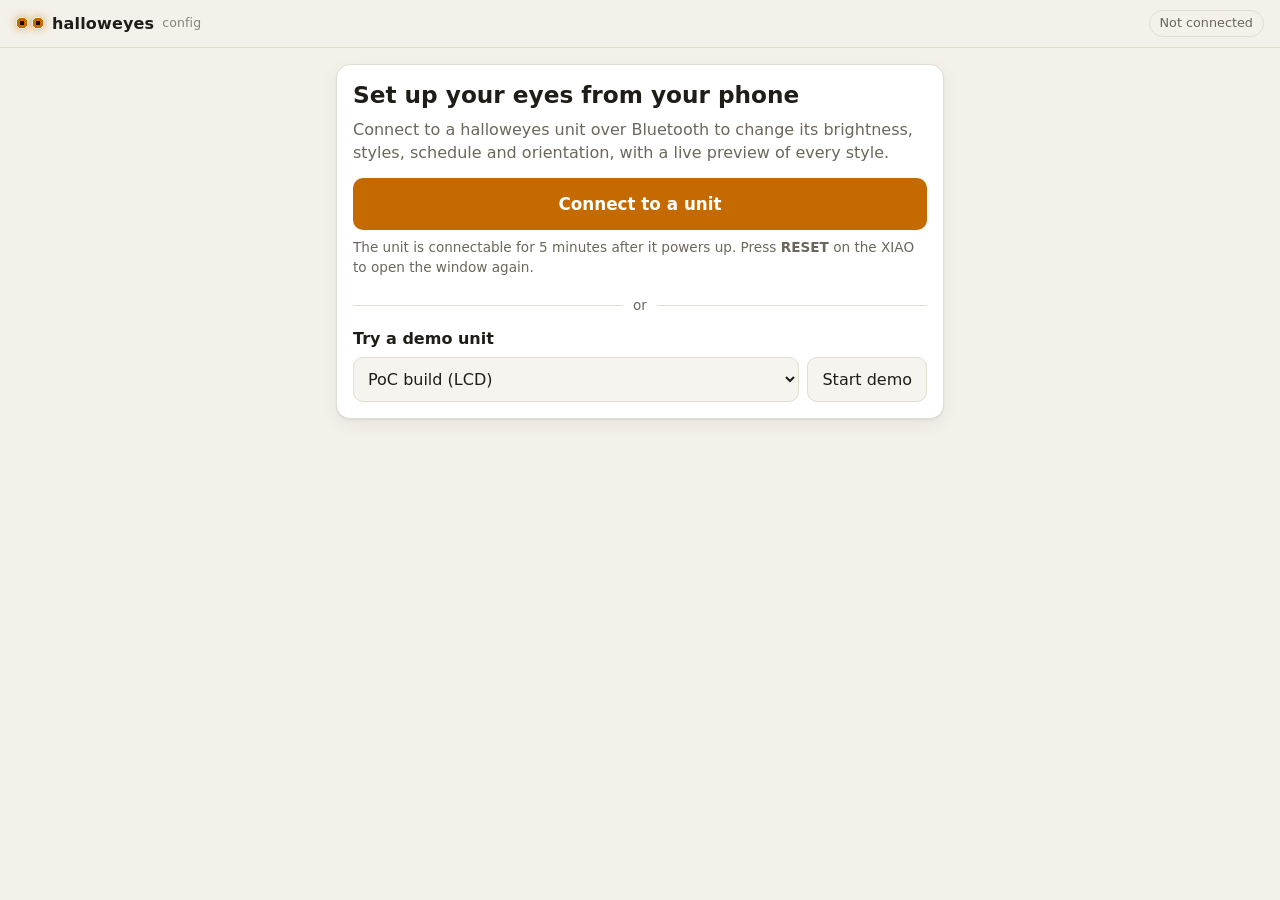
<file: index.html>
<!doctype html>
<html lang="en"><head><meta charset="utf-8"><meta name="viewport" content="width=device-width, initial-scale=1">
<meta http-equiv="refresh" content="0; url=web/config.html"><title>halloweyes config</title></head>
<body style="background:#0d0f0c;color:#e8eadf;font-family:system-ui,sans-serif;padding:16px">
<a href="web/config.html" style="color:#ffb347">Open the halloweyes config page</a></body></html>
</file>
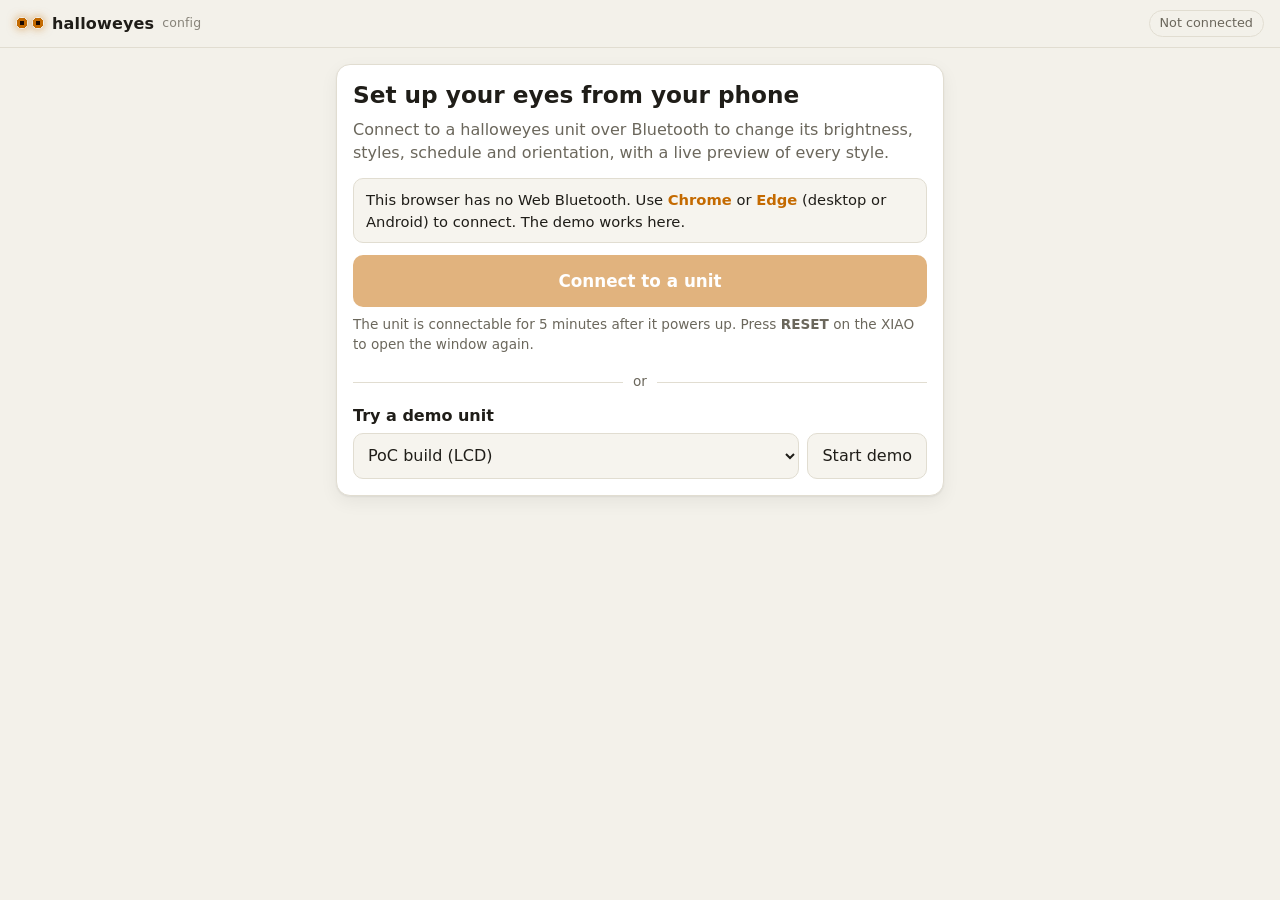
<file: web/config.html>
<!doctype html>
<html lang="en">
<head>
  <meta charset="utf-8">
  <meta name="viewport" content="width=device-width, initial-scale=1, viewport-fit=cover">
  <meta name="color-scheme" content="dark light">
  <meta name="theme-color" content="#0d0f0c">
  <title>halloweyes config</title>
  <link rel="stylesheet" href="css/config.css?v=f2f2c73996">
</head>
<body>
  <header class="bar">
    <div class="brand"><span class="eyes" aria-hidden="true"><i></i><i></i></span><span>halloweyes</span><small>config</small></div>
    <div class="conn">
      <span id="connPill" class="pill off" role="status">Not connected</span>
      <button id="disconnectBtn" class="ghost small" hidden>Disconnect</button>
    </div>
  </header>

  <main id="app">
    <!-- Not connected -->
    <section id="welcome" class="card hero">
      <h1>Set up your eyes from your phone</h1>
      <p class="lead">Connect to a halloweyes unit over Bluetooth to change its brightness, styles, schedule and orientation, with a live preview of every style.</p>
      <div id="btSupport" class="notice" hidden></div>
      <button id="connectBtn" class="primary big">Connect to a unit</button>
      <p class="hint">The unit is connectable for 5 minutes after it powers up. Press <b>RESET</b> on the XIAO to open the window again.</p>
      <div class="divider"><span>or</span></div>
      <div class="demo-row">
        <label for="demoProfile">Try a demo unit</label>
        <div class="row">
          <select id="demoProfile">
            <option value="poc">PoC build (LCD)</option>
            <option value="poc-swarm">PoC build in a swarm</option>
            <option value="oled">OLED build</option>
            <option value="full-battery">Full build, battery</option>
            <option value="full-usb">Full build, USB</option>
          </select>
          <button id="demoBtn" class="secondary">Start demo</button>
        </div>
      </div>
    </section>

    <!-- Connected -->
    <div id="connected" hidden>
      <!-- Swarm firmware: two views, each with one scope (docs/SWARM.md §S0, Phone control) -->
      <div id="viewSwitch" class="views" role="tablist" aria-label="What the controls change" hidden>
        <button type="button" role="tab" id="tabSwarm" aria-controls="viewSwarm" aria-selected="true">Whole swarm</button>
        <button type="button" role="tab" id="tabUnit" aria-controls="viewUnit" aria-selected="false">This unit</button>
      </div>

      <div id="viewSwarm" class="view" role="tabpanel" aria-labelledby="tabSwarm" hidden>
        <p class="scope all"><b>Every unit.</b> Everything on this page changes every unit in the swarm.</p>

        <section class="card" id="swarmCard" aria-labelledby="swarmTitle">
          <div class="card-head">
            <h2 id="swarmTitle">Swarm</h2>
            <span id="swarmMeta" class="meta"></span>
          </div>
          <p id="swarmSearching" class="notice" hidden>This unit has not found the other units yet. What you do here reaches them once it does.</p>
          <div class="seg seg-wrap" id="swarmModes" role="group" aria-label="Swarm mode"></div>
          <p class="help" id="swarmHelp"></p>
        </section>

        <section class="card" aria-labelledby="swarmCtlTitle">
          <h2 id="swarmCtlTitle">Every unit, together</h2>
          <div class="btn-grid">
            <button data-wcmd="wa" class="secondary">Appear now</button>
            <button data-wcmd="wd" class="secondary">Disappear now</button>
            <button data-wcmd="wfi" class="secondary">Fade in</button>
            <button data-wcmd="wfo" class="secondary">Fade out</button>
            <button data-wcmd="wn" class="secondary">Next style</button>
            <button data-wcmd="wb" class="secondary">Blink</button>
            <button data-wcmd="wp" class="secondary">Startle</button>
          </div>
          <p class="help">Every unit acts at the same moment, about half a second after you tap. <i>Fade in</i> and <i>Fade out</i> open or close the units one after another over about 3 seconds. After a disappear or a fade out the show goes on as usual: the eyes come back after a normal dark pause.</p>
          <div class="field">
            <label for="swarmPinSel">Show only</label>
            <select id="swarmPinSel"><option value="">Shuffle (all enabled styles)</option></select>
            <p class="help" id="swarmPinHelp">Every unit shows this style until the swarm powers down.</p>
          </div>
        </section>

        <section class="card" id="visitCard" aria-labelledby="visitTitle">
          <h2 id="visitTitle">Visitors</h2>
          <p class="help">No motion sensor yet? Pretend someone is there. The units react the way they would to a real sensor: the first visitor gets the big scare, a busy evening gets calmer, and now and then the yard goes quiet for a minute or two.</p>
          <div class="btn-grid">
            <button data-wcmd="wvl" class="secondary">Walk by, left to right</button>
            <button data-wcmd="wvr" class="secondary">Walk by, right to left</button>
          </div>
          <div class="field">
            <label for="visitAuto">Random visitors</label>
            <select id="visitAuto">
              <option value="0">Off</option>
              <option value="1">About one a minute</option>
              <option value="3">About one every 3 minutes</option>
              <option value="5">About one every 5 minutes</option>
            </select>
            <p class="help">Until the swarm powers down. Half walk past, half stop at one bush for a while.</p>
          </div>
          <div class="activity" id="activity" aria-live="polite">
            <div><span class="k">Mood</span> <span id="actTier">–</span></div>
            <div><span class="k">Last motion</span> <span id="actLast">–</span></div>
          </div>
        </section>

        <section class="card" id="lineupCard" aria-labelledby="lineupTitle">
          <h2 id="lineupTitle">Line up</h2>
          <p class="help">Tell the units where they stand, so reactions run along the hedge and the eyes turn toward the right bush. Each unit shows a different creature: tap them here from <b>left to right as a visitor sees them</b>.</p>
          <div class="row">
            <button id="lineupStart" class="secondary">Start line-up</button>
            <button id="lineupCancel" class="ghost" hidden>Cancel</button>
          </div>
          <p class="help" id="lineupState"></p>
          <div class="style-grid lineup-grid" id="lineupPick" hidden></div>
          <div class="row" id="lineupActions" hidden>
            <button id="lineupUndo" class="ghost">Undo</button>
            <button id="lineupSave" class="secondary">Save order</button>
          </div>
        </section>

        <section class="card" id="swarmSettings" aria-labelledby="swarmSetTitle">
          <h2 id="swarmSetTitle">Swarm settings</h2>
          <div id="swarmFields"></div>
          <p class="help">A unit whose <i>Follow swarm</i> switch is off (under <i>This unit</i>) keeps its own value.</p>
        </section>
      </div>

      <div id="viewUnit" class="view" role="tabpanel" aria-labelledby="tabUnit">
        <p class="scope one" id="unitScope" hidden><b>This unit only.</b> Everything on this page changes only <span id="unitScopeName">this unit</span>.</p>

        <section class="card" id="statusCard" aria-labelledby="statusTitle">
          <div class="card-head">
            <h2 id="statusTitle"><span id="devName">Unit</span></h2>
            <span id="devMeta" class="meta"></span>
          </div>
          <div class="tiles" id="tiles"></div>
          <p id="schemaWarn" class="notice warn" hidden></p>
        </section>

        <section class="card" aria-labelledby="ctlTitle">
          <h2 id="ctlTitle">Show controls</h2>
          <div class="btn-grid">
            <button data-cmd="identify" class="secondary" id="identifyBtn" hidden>Identify <small>3 blinks</small></button>
            <button data-cmd="a" class="secondary">Appear now</button>
            <button data-cmd="d" class="secondary">Disappear now</button>
            <button data-cmd="m" class="secondary">Motion here</button>
            <button data-cmd="n" class="secondary">Next style</button>
            <button data-cmd="b" class="secondary">Blink</button>
            <button data-cmd="p" class="secondary">Startle</button>
            <button data-cmd="c" class="secondary" id="cardBtn">Test card <small>30 s</small></button>
          </div>
          <p class="help" id="unitCtlHelp" hidden></p>
          <div class="field">
            <label for="pinNow">Show only</label>
            <select id="pinNow"><option value="">Shuffle (all enabled styles)</option></select>
            <p class="help" id="pinNowHelp">Pins a style until the next power cycle. To keep it after a reboot, use <i>Pinned at boot</i> under Styles.</p>
          </div>
          <div class="field" id="routineField" hidden>
            <label for="routinePick">Demo routine</label>
            <div class="row">
              <select id="routinePick"></select>
              <button id="routinePlayBtn" class="secondary">Play demo</button>
              <button id="routineStopBtn" class="ghost">Stop</button>
            </div>
            <p class="help" id="routineHelp">A scripted show: the eyes appear, look, wink and change creature on cue, the same every time. The normal show comes back when it ends. In a swarm it plays on this unit only.</p>
          </div>
        </section>

        <section class="card" aria-labelledby="stylesTitle">
          <h2 id="stylesTitle">Styles</h2>
          <div class="preview-wrap">
            <canvas id="livePreview" aria-label="Animated preview of the selected style"></canvas>
            <div class="preview-info">
              <div class="preview-name" id="previewName"></div>
              <div class="preview-actions">
                <button id="showNowBtn" class="secondary small">Show on unit now</button>
                <label class="switch small"><input type="checkbox" id="bootPin"><span></span>Pinned at boot</label>
              </div>
            </div>
          </div>
          <p class="help">Tap a style to preview it. The checkbox puts it in the shuffle or takes it out.</p>
          <div class="style-grid" id="styleGrid"></div>
        </section>

        <div id="groups"></div>

        <section class="card" aria-labelledby="maintTitle">
          <h2 id="maintTitle">Maintenance</h2>
          <div class="btn-grid">
            <button id="saveBtn" class="secondary">Save now</button>
            <button id="rebootBtn" class="secondary">Reboot</button>
            <button id="defaultsBtn" class="danger">Factory defaults</button>
          </div>
          <p class="help">Changes are saved on the unit automatically a few seconds after you make them.</p>
          <details class="log">
            <summary>Activity</summary>
            <ol id="log"></ol>
          </details>
        </section>
      </div>
    </div>

    <!-- Disconnected after being connected -->
    <section id="lost" class="card hero" hidden>
      <h2 id="lostTitle">Disconnected</h2>
      <p id="lostText" class="lead"></p>
      <div class="btn-grid">
        <button id="reconnectBtn" class="primary">Reconnect</button>
        <button id="homeBtn" class="ghost">Back</button>
      </div>
    </section>
  </main>

  <div id="rebootBar" class="sticky-bar" hidden>
    <span>Some changes take effect after a reboot.</span>
    <button id="rebootNowBtn" class="primary small">Reboot now</button>
  </div>

  <dialog id="pinDialog">
    <form method="dialog">
      <h2>PIN required</h2>
      <p>This unit has a PIN. Enter it to make changes.</p>
      <input id="pinInput" inputmode="numeric" pattern="[0-9]*" maxlength="6" autocomplete="off" aria-label="PIN">
      <div class="btn-grid">
        <button value="cancel" class="ghost">Cancel</button>
        <button value="ok" class="primary" id="pinOk">Unlock</button>
      </div>
    </form>
  </dialog>

  <div id="toast" class="toast" role="alert" hidden></div>

  <script type="module" src="js/config/config_app.js?v=f2f2c73996"></script>
</body>
</html>
</file>
<file: web/css/config.css>
/* halloweyes config page (docs/BLE.md §B7). Mobile first; dark by default, light on request. */

:root {
  --bg: #0d0f0c;
  --card: #161a15;
  --card-2: #1d221c;
  --line: #2b3229;
  --text: #e8eadf;
  --muted: #9aa392;
  --accent: #ffb347;
  --accent-ink: #1b1204;
  --ok: #8fd18a;
  --warn: #ffcf66;
  --bad: #ff7a6b;
  --focus: #ffd28f;
  --radius: 14px;
  --shadow: 0 1px 0 rgba(255, 255, 255, 0.03) inset, 0 8px 24px rgba(0, 0, 0, 0.35);
  font-synthesis: none;
}
@media (prefers-color-scheme: light) {
  :root {
    --bg: #f3f1ea;
    --card: #ffffff;
    --card-2: #f6f4ee;
    --line: #e1ddd1;
    --text: #1f1d18;
    --muted: #6b675c;
    --accent: #c46a00;
    --accent-ink: #ffffff;
    --ok: #2f8a2a;
    --warn: #9a6a00;
    --bad: #c23b2b;
    --focus: #c46a00;
    --shadow: 0 1px 2px rgba(0, 0, 0, 0.06), 0 6px 18px rgba(0, 0, 0, 0.06);
  }
}

* { box-sizing: border-box; }
html { -webkit-text-size-adjust: 100%; }
body {
  margin: 0;
  background: var(--bg);
  color: var(--text);
  font: 16px/1.45 system-ui, -apple-system, "Segoe UI", Roboto, sans-serif;
  padding-bottom: calc(80px + env(safe-area-inset-bottom));
}
h1, h2 { line-height: 1.2; margin: 0 0 0.6rem; }
h1 { font-size: 1.45rem; }
h2 { font-size: 1.1rem; }
small { font-size: 0.78em; opacity: 0.8; }
[hidden] { display: none !important; }

/* Header */
.bar {
  position: sticky; top: 0; z-index: 10;
  display: flex; align-items: center; justify-content: space-between; gap: 12px;
  padding: calc(10px + env(safe-area-inset-top)) 16px 10px;
  background: color-mix(in srgb, var(--bg) 88%, transparent);
  backdrop-filter: blur(10px); -webkit-backdrop-filter: blur(10px);
  border-bottom: 1px solid var(--line);
}
.brand { display: flex; align-items: center; gap: 8px; font-weight: 700; letter-spacing: 0.01em; }
.brand small { font-weight: 500; color: var(--muted); }
.eyes { display: inline-flex; gap: 4px; }
.eyes i {
  width: 12px; height: 12px; border-radius: 50%;
  background: radial-gradient(circle at 50% 50%, #1a0a00 0 28%, var(--accent) 30% 62%, transparent 64%);
  box-shadow: 0 0 10px color-mix(in srgb, var(--accent) 60%, transparent);
}
.conn { display: flex; align-items: center; gap: 8px; min-width: 0; }
.pill {
  font-size: 0.8rem; padding: 3px 10px; border-radius: 999px; white-space: nowrap;
  border: 1px solid var(--line); color: var(--muted); max-width: 46vw; overflow: hidden; text-overflow: ellipsis;
}
.pill.on { color: var(--ok); border-color: color-mix(in srgb, var(--ok) 50%, var(--line)); }
.pill.busy { color: var(--warn); }

/* Layout */
main { max-width: 640px; margin: 0 auto; padding: 16px; display: grid; gap: 14px; }
#connected { display: grid; gap: 14px; }
#groups { display: grid; gap: 14px; }
.card {
  background: var(--card); border: 1px solid var(--line); border-radius: var(--radius);
  padding: 16px; box-shadow: var(--shadow);
}
.card-head { display: flex; align-items: baseline; justify-content: space-between; gap: 8px; flex-wrap: wrap; }
.meta { color: var(--muted); font-size: 0.85rem; }
.hero { text-align: left; }
.lead { color: var(--muted); margin: 0 0 14px; }
.hint, .help { color: var(--muted); font-size: 0.85rem; margin: 8px 0 0; }
.divider { display: flex; align-items: center; gap: 10px; color: var(--muted); margin: 18px 0 12px; font-size: 0.85rem; }
.divider::before, .divider::after { content: ""; flex: 1; height: 1px; background: var(--line); }
.row { display: flex; gap: 8px; }
.row > select { flex: 1; min-width: 0; }
.demo-row label { display: block; font-weight: 600; margin-bottom: 6px; }

/* Buttons */
button {
  font: inherit; cursor: pointer; border-radius: 10px; padding: 10px 14px; min-height: 44px;
  border: 1px solid var(--line); background: var(--card-2); color: var(--text);
  -webkit-tap-highlight-color: transparent; transition: transform 0.06s ease, background 0.15s ease;
}
button:active { transform: scale(0.98); }
button:disabled { opacity: 0.5; cursor: default; }
button.primary { background: var(--accent); color: var(--accent-ink); border-color: transparent; font-weight: 650; }
button.secondary { background: var(--card-2); }
button.ghost { background: transparent; }
button.danger { color: var(--bad); border-color: color-mix(in srgb, var(--bad) 45%, var(--line)); background: transparent; }
button.big { width: 100%; font-size: 1.05rem; min-height: 52px; }
button.small { min-height: 34px; padding: 6px 10px; font-size: 0.88rem; }
:focus-visible { outline: 2px solid var(--focus); outline-offset: 2px; }
.btn-grid { display: grid; grid-template-columns: repeat(auto-fit, minmax(130px, 1fr)); gap: 8px; }
.btn-grid + .field { margin-top: 12px; }

/* Views (swarm firmware): Whole swarm / This unit, each with one scope */
.views {
  position: sticky; top: calc(55px + env(safe-area-inset-top)); z-index: 9;
  display: grid; grid-template-columns: 1fr 1fr; gap: 4px; padding: 4px;
  background: var(--card); border: 1px solid var(--line); border-radius: 12px; box-shadow: var(--shadow);
}
.views button { border: 0; min-height: 40px; background: transparent; font-weight: 600; color: var(--muted); }
.views button[aria-selected=true] { background: var(--accent); color: var(--accent-ink); }
.view { display: grid; gap: 14px; }
.scope { margin: 0; padding: 9px 12px; border-radius: 10px; font-size: 0.9rem; border: 1px solid var(--line); background: var(--card-2); }
.scope.all { border-color: color-mix(in srgb, var(--accent) 60%, var(--line)); background: color-mix(in srgb, var(--accent) 12%, var(--card)); }
.scope.all b { color: var(--accent); }
.field.locked input[type=range], .field.locked .num, .field.locked input[type=text] { opacity: 0.5; }
.lock-note { margin-top: 0; }

/* Notices */
.notice { border-radius: 10px; padding: 10px 12px; margin: 0 0 12px; background: var(--card-2); border: 1px solid var(--line); font-size: 0.92rem; }
.notice.warn { border-color: color-mix(in srgb, var(--warn) 50%, var(--line)); }
.notice b { color: var(--accent); }

/* Status tiles */
.tiles { display: grid; grid-template-columns: repeat(auto-fill, minmax(100px, 1fr)); gap: 6px; margin-top: 8px; }
.tile { background: var(--card-2); border: 1px solid var(--line); border-radius: 10px; padding: 6px 9px; min-width: 0; }
.tile .k { color: var(--muted); font-size: 0.75rem; text-transform: uppercase; letter-spacing: 0.06em; }
.tile .v { font-weight: 650; font-variant-numeric: tabular-nums; white-space: nowrap; overflow: hidden; text-overflow: ellipsis; }

/* Fields */
.field { display: grid; gap: 6px; padding: 12px 0; border-top: 1px solid var(--line); }
.field:first-of-type { border-top: 0; }
.card > h2 + .field { border-top: 0; }
.field > label, .field .label { font-weight: 600; display: flex; align-items: center; gap: 8px; flex-wrap: wrap; }
.badge { font-size: 0.7rem; font-weight: 600; padding: 1px 7px; border-radius: 999px; border: 1px solid var(--line); color: var(--muted); }
.badge.reboot { color: var(--warn); border-color: color-mix(in srgb, var(--warn) 45%, var(--line)); }
.field.err .num, .field.err input[type=text] { border-color: var(--bad); }
select, input[type=text], input[type=number], input:not([type]) {
  font: inherit; color: var(--text); background: var(--card-2); border: 1px solid var(--line);
  border-radius: 10px; padding: 9px 10px; min-height: 44px; width: 100%;
}
.range-row { display: grid; grid-template-columns: 1fr 92px; gap: 10px; align-items: center; }
.range-row .num { text-align: right; }
.unit { color: var(--muted); font-size: 0.85rem; }
input[type=range] { width: 100%; accent-color: var(--accent); height: 32px; }
.seg { display: grid; grid-auto-flow: column; grid-auto-columns: 1fr; border: 1px solid var(--line); border-radius: 10px; overflow: hidden; }
.seg button { border: 0; border-radius: 0; min-height: 40px; background: transparent; }
.seg button + button { border-left: 1px solid var(--line); }
.seg button[aria-pressed=true] { background: var(--accent); color: var(--accent-ink); font-weight: 650; }
.seg-wrap { grid-auto-flow: row; grid-template-columns: repeat(auto-fit, minmax(84px, 1fr)); margin-top: 8px; }
.seg-wrap button + button { border-left: 0; }
.seg-wrap button { border-right: 1px solid var(--line); border-bottom: 1px solid var(--line); }

/* Switch */
.switch { display: inline-flex; align-items: center; gap: 10px; cursor: pointer; user-select: none; font-weight: 600; }
.switch input { position: absolute; opacity: 0; width: 1px; height: 1px; }
.switch span { width: 46px; height: 28px; border-radius: 999px; background: var(--line); position: relative; flex: none; transition: background 0.15s; }
.switch span::after { content: ""; position: absolute; top: 3px; left: 3px; width: 22px; height: 22px; border-radius: 50%; background: #fff; transition: transform 0.15s; box-shadow: 0 1px 2px rgba(0,0,0,0.3); }
.switch input:checked + span { background: var(--accent); }
.switch input:checked + span::after { transform: translateX(18px); }
.switch input:focus-visible + span { outline: 2px solid var(--focus); outline-offset: 2px; }
.switch.small { font-weight: 500; font-size: 0.9rem; }
.switch-row { display: flex; align-items: center; justify-content: space-between; gap: 12px; }

/* Styles */
.preview-wrap { display: grid; gap: 10px; justify-items: center; background: #050605; border-radius: 12px; padding: 14px 10px 12px; border: 1px solid var(--line); }
#livePreview { width: min(100%, 300px); height: auto; image-rendering: auto; }
.preview-info { width: 100%; display: grid; gap: 8px; justify-items: center; }
.preview-name { color: #e8eadf; font-weight: 650; }
.preview-actions { display: flex; gap: 12px; align-items: center; flex-wrap: wrap; justify-content: center; color: #e8eadf; }
.style-grid { display: grid; grid-template-columns: repeat(auto-fill, minmax(140px, 1fr)); gap: 8px; margin-top: 10px; }
.style-tile {
  display: grid; gap: 6px; padding: 8px; border-radius: 12px; border: 1px solid var(--line);
  background: var(--card-2); cursor: pointer; text-align: left; min-height: 0; color: inherit;
}
.style-tile[aria-current=true] { border-color: var(--accent); box-shadow: 0 0 0 1px var(--accent) inset; }
.style-tile canvas { width: 100%; height: auto; background: #050605; border-radius: 8px; }
.style-tile .nm { font-weight: 600; font-size: 0.9rem; display: flex; justify-content: space-between; gap: 6px; align-items: center; }
.style-tile.off canvas { opacity: 0.35; }
.lineup-grid .style-tile { cursor: pointer; position: relative; }
.lineup-grid .style-tile .badge { position: absolute; top: 6px; left: 6px; min-width: 26px; height: 26px; padding: 0 6px;
  border-radius: 13px; background: var(--accent); color: #111; font-weight: 750; display: flex; align-items: center;
  justify-content: center; }
.lineup-grid .style-tile.picked canvas { opacity: 0.45; }
.activity { display: grid; gap: 4px; margin-top: 12px; padding: 8px 10px; border: 1px solid var(--line); border-radius: 10px;
  background: var(--card-2); }
.activity .k { color: var(--muted); font-size: 0.75rem; text-transform: uppercase; letter-spacing: 0.06em; margin-right: 6px; }
.style-tile input { width: 20px; height: 20px; accent-color: var(--accent); }

/* Sticky reboot bar, toast, dialog */
.sticky-bar {
  position: fixed; left: 50%; transform: translateX(-50%); bottom: calc(12px + env(safe-area-inset-bottom));
  width: min(608px, calc(100% - 32px)); display: flex; align-items: center; justify-content: space-between; gap: 10px;
  padding: 10px 12px; border-radius: 12px; background: var(--card); border: 1px solid color-mix(in srgb, var(--warn) 50%, var(--line));
  box-shadow: var(--shadow); z-index: 20; font-size: 0.92rem;
}
.toast {
  position: fixed; left: 50%; transform: translateX(-50%); top: calc(64px + env(safe-area-inset-top));
  max-width: calc(100% - 32px); padding: 10px 14px; border-radius: 10px; z-index: 30;
  background: var(--card); border: 1px solid var(--line); box-shadow: var(--shadow); font-size: 0.92rem;
}
.toast.bad { border-color: var(--bad); }
dialog { border: 1px solid var(--line); border-radius: var(--radius); background: var(--card); color: var(--text); padding: 18px; width: min(360px, calc(100% - 32px)); }
dialog::backdrop { background: rgba(0, 0, 0, 0.55); }
dialog input { font-size: 1.4rem; text-align: center; letter-spacing: 0.3em; margin: 6px 0 14px; }

/* Log */
.log { margin-top: 12px; }
.log summary { cursor: pointer; color: var(--muted); }
.log ol { list-style: none; padding: 0; margin: 8px 0 0; font: 12px/1.5 ui-monospace, SFMono-Regular, Menlo, Consolas, monospace; color: var(--muted); max-height: 220px; overflow: auto; }
.log li.bad { color: var(--bad); }

@media (max-width: 420px) {
  .brand small { display: none; }
  .bar { padding-left: 12px; padding-right: 12px; }
  main { padding: 12px; }
  .card { padding: 14px; }
}

@media (prefers-reduced-motion: reduce) { * { transition: none !important; } }
</file>
